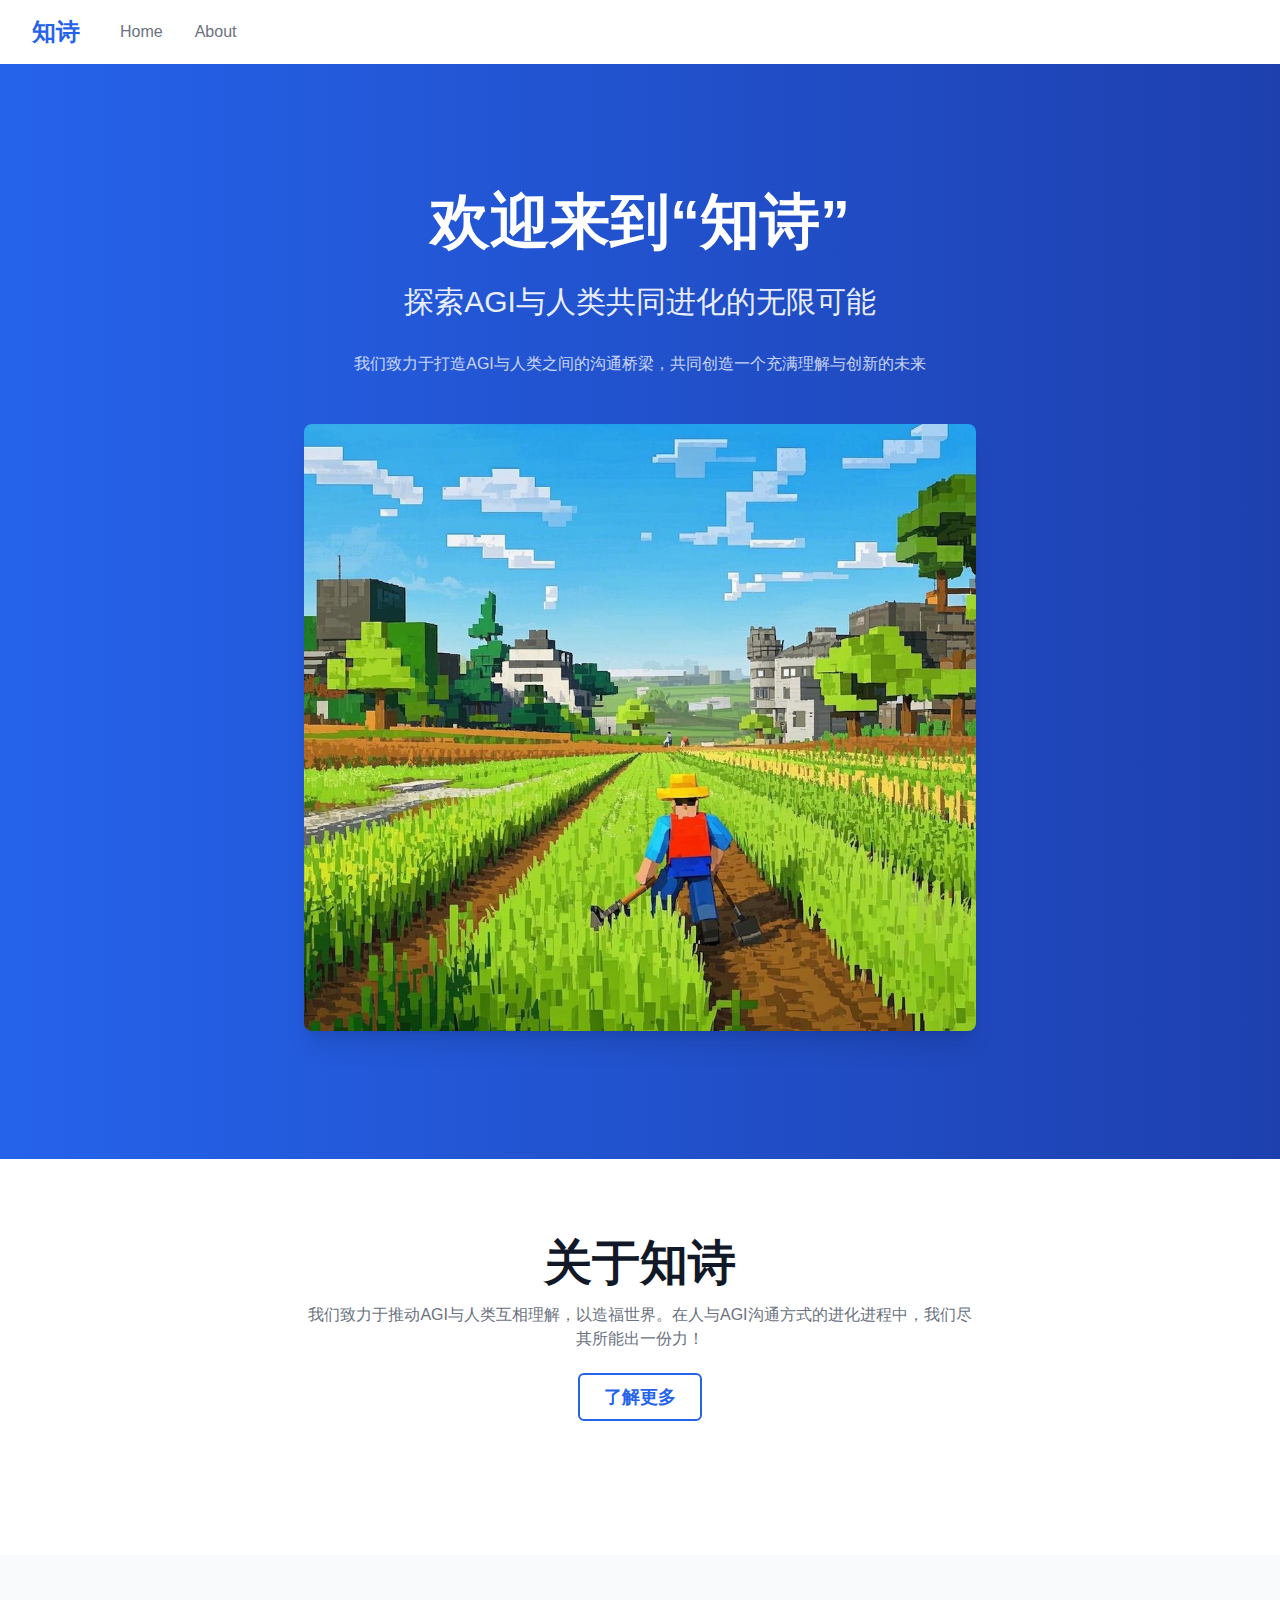
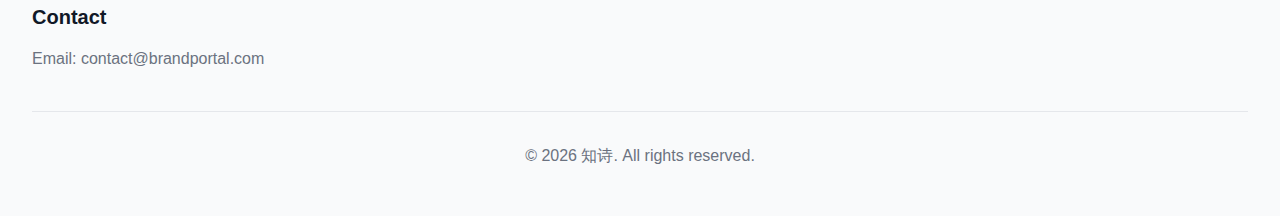
<file: index.html>
<!DOCTYPE html><html lang="en"><head><meta charSet="utf-8"/><meta name="viewport" content="width=device-width, initial-scale=1"/><link rel="preload" href="/_next/static/media/569ce4b8f30dc480-s.p.woff2" as="font" crossorigin="" type="font/woff2"/><link rel="preload" href="/_next/static/media/93f479601ee12b01-s.p.woff2" as="font" crossorigin="" type="font/woff2"/><link rel="preload" as="image" href="/img/farmer_hoeing_their_fields.jpg"/><link rel="stylesheet" href="/_next/static/css/151e572372d9a94d.css" data-precedence="next"/><link rel="preload" as="script" fetchPriority="low" href="/_next/static/chunks/webpack-29ebadaebe2fcb3f.js"/><script src="/_next/static/chunks/4bd1b696-c3f339bc29afdab9.js" async=""></script><script src="/_next/static/chunks/517-949e17734337277a.js" async=""></script><script src="/_next/static/chunks/main-app-4a8ca69db42f730a.js" async=""></script><script src="/_next/static/chunks/359-c85733f2f93cf021.js" async=""></script><script src="/_next/static/chunks/app/page-701eb79db257aec6.js" async=""></script><meta name="next-size-adjust" content=""/><title>Brand Portal - Your Brand Management Solution</title><meta name="description" content="Brand Portal helps businesses manage and grow their brands effectively with comprehensive tools and resources."/><meta property="og:title" content="Brand Portal - Your Brand Management Solution"/><meta property="og:description" content="Brand Portal helps businesses manage and grow their brands effectively."/><meta property="og:image" content="http://localhost:3000/og-image.jpg"/><meta property="og:image:width" content="1200"/><meta property="og:image:height" content="630"/><meta name="twitter:card" content="summary_large_image"/><meta name="twitter:title" content="Brand Portal - Your Brand Management Solution"/><meta name="twitter:description" content="Brand Portal helps businesses manage and grow their brands effectively."/><meta name="twitter:image" content="http://localhost:3000/og-image.jpg"/><meta name="twitter:image:width" content="1200"/><meta name="twitter:image:height" content="630"/><link rel="icon" href="/favicon.ico" type="image/x-icon" sizes="16x16"/><script src="/_next/static/chunks/polyfills-42372ed130431b0a.js" noModule=""></script></head><body class="__variable_4d318d __variable_ea5f4b antialiased"><div class="min-h-screen flex flex-col"><header class="bg-white shadow-sm"><nav class="max-w-7xl mx-auto px-4 sm:px-6 lg:px-8 h-16 flex items-center justify-between"><div class="flex items-center"><a class="text-2xl font-bold text-blue-600" href="/">知诗</a><div class="hidden md:flex ml-10 space-x-8"><a class="text-blue-600 transition-colors duration-200" href="/">Home</a><a class="text-gray-500 hover:text-gray-900 transition-colors duration-200" href="/about">About</a></div></div><div class="flex items-center space-x-4"></div></nav></header><main class="flex-grow"><section class="relative bg-gradient-to-r from-blue-600 to-blue-800 text-white py-20 lg:py-32"><div class="max-w-7xl mx-auto px-4 sm:px-6 lg:px-8"><div class="flex flex-col items-center text-center space-y-12"><div class="space-y-8 max-w-2xl"><h1 class="
        text-4xl md:text-5xl lg:text-6xl
        font-bold
        text-white
        max-w-xl
      ">欢迎来到“知诗”</h1><h4 class="
        text-xl md:text-2xl lg:text-3xl
        font-normal
        text-white
        max-w-xl opacity-90
      ">探索AGI与人类共同进化的无限可能</h4><p class="
        text-base
        font-normal
        text-white
        max-w-xl opacity-75
      ">我们致力于打造AGI与人类之间的沟通桥梁，共同创造一个充满理解与创新的未来</p></div><div class="w-full max-w-2xl"><img alt="Brand Management Platform" width="800" height="600" decoding="async" data-nimg="1" class="rounded-lg shadow-xl w-full" style="color:transparent" src="/img/farmer_hoeing_their_fields.jpg"/></div></div></div></section><section class="py-20 bg-white"><div class="max-w-7xl mx-auto px-4 sm:px-6 lg:px-8"><div class="text-center mb-16"><h2 class="
        text-3xl md:text-4xl lg:text-5xl
        font-bold
        text-gray-900
        mb-4
      ">关于知诗</h2><p class="
        text-base
        font-normal
        text-gray-500
        max-w-2xl mx-auto mb-8
      ">我们致力于推动AGI与人类互相理解，以造福世界。在人与AGI沟通方式的进化进程中，我们尽其所能出一份力！</p><a class="rounded-md font-semibold transition-colors duration-200 border-2 border-blue-600 text-blue-600 hover:bg-blue-50 px-6 py-3 text-lg " href="/about">了解更多</a></div></div></section></main><footer class="bg-gray-50"><div class="max-w-7xl mx-auto px-4 sm:px-6 lg:px-8 py-12"><div class="grid grid-cols-1 md:grid-cols-2 gap-8"><div><h6 class="
        text-base md:text-lg lg:text-xl
        font-bold
        text-gray-900
        mb-4
      ">Contact</h6><p class="
        text-base
        font-normal
        text-gray-500
        mb-2
      ">Email: contact@brandportal.com</p></div></div><div class="mt-8 pt-8 border-t border-gray-200"><p class="
        text-base
        font-normal
        text-gray-500
        text-center
      ">© <!-- -->2025<!-- --> 知诗. All rights reserved.</p></div></div></footer></div><script src="/_next/static/chunks/webpack-29ebadaebe2fcb3f.js" async=""></script><script>(self.__next_f=self.__next_f||[]).push([0])</script><script>self.__next_f.push([1,"1:\"$Sreact.fragment\"\n2:I[5244,[],\"\"]\n3:I[3866,[],\"\"]\n4:I[403,[\"359\",\"static/chunks/359-c85733f2f93cf021.js\",\"974\",\"static/chunks/app/page-701eb79db257aec6.js\"],\"default\"]\n5:I[7970,[\"359\",\"static/chunks/359-c85733f2f93cf021.js\",\"974\",\"static/chunks/app/page-701eb79db257aec6.js\"],\"Image\"]\n6:I[6213,[],\"OutletBoundary\"]\n8:I[6213,[],\"MetadataBoundary\"]\na:I[6213,[],\"ViewportBoundary\"]\nc:I[4835,[],\"\"]\n:HL[\"/_next/static/media/569ce4b8f30dc480-s.p.woff2\",\"font\",{\"crossOrigin\":\"\",\"type\":\"font/woff2\"}]\n:HL[\"/_next/static/media/93f479601ee12b01-s.p.woff2\",\"font\",{\"crossOrigin\":\"\",\"type\":\"font/woff2\"}]\n:HL[\"/_next/static/css/151e572372d9a94d.css\",\"style\"]\n"])</script><script>self.__next_f.push([1,"0:{\"P\":null,\"b\":\"LyQlDjDONz3sD8It3oDIm\",\"p\":\"\",\"c\":[\"\",\"\"],\"i\":false,\"f\":[[[\"\",{\"children\":[\"__PAGE__\",{}]},\"$undefined\",\"$undefined\",true],[\"\",[\"$\",\"$1\",\"c\",{\"children\":[[[\"$\",\"link\",\"0\",{\"rel\":\"stylesheet\",\"href\":\"/_next/static/css/151e572372d9a94d.css\",\"precedence\":\"next\",\"crossOrigin\":\"$undefined\",\"nonce\":\"$undefined\"}]],[\"$\",\"html\",null,{\"lang\":\"en\",\"children\":[\"$\",\"body\",null,{\"className\":\"__variable_4d318d __variable_ea5f4b antialiased\",\"children\":[\"$\",\"$L2\",null,{\"parallelRouterKey\":\"children\",\"segmentPath\":[\"children\"],\"error\":\"$undefined\",\"errorStyles\":\"$undefined\",\"errorScripts\":\"$undefined\",\"template\":[\"$\",\"$L3\",null,{}],\"templateStyles\":\"$undefined\",\"templateScripts\":\"$undefined\",\"notFound\":[[],[[\"$\",\"title\",null,{\"children\":\"404: This page could not be found.\"}],[\"$\",\"div\",null,{\"style\":{\"fontFamily\":\"system-ui,\\\"Segoe UI\\\",Roboto,Helvetica,Arial,sans-serif,\\\"Apple Color Emoji\\\",\\\"Segoe UI Emoji\\\"\",\"height\":\"100vh\",\"textAlign\":\"center\",\"display\":\"flex\",\"flexDirection\":\"column\",\"alignItems\":\"center\",\"justifyContent\":\"center\"},\"children\":[\"$\",\"div\",null,{\"children\":[[\"$\",\"style\",null,{\"dangerouslySetInnerHTML\":{\"__html\":\"body{color:#000;background:#fff;margin:0}.next-error-h1{border-right:1px solid rgba(0,0,0,.3)}@media (prefers-color-scheme:dark){body{color:#fff;background:#000}.next-error-h1{border-right:1px solid rgba(255,255,255,.3)}}\"}}],[\"$\",\"h1\",null,{\"className\":\"next-error-h1\",\"style\":{\"display\":\"inline-block\",\"margin\":\"0 20px 0 0\",\"padding\":\"0 23px 0 0\",\"fontSize\":24,\"fontWeight\":500,\"verticalAlign\":\"top\",\"lineHeight\":\"49px\"},\"children\":404}],[\"$\",\"div\",null,{\"style\":{\"display\":\"inline-block\"},\"children\":[\"$\",\"h2\",null,{\"style\":{\"fontSize\":14,\"fontWeight\":400,\"lineHeight\":\"49px\",\"margin\":0},\"children\":\"This page could not be found.\"}]}]]}]}]]],\"forbidden\":\"$undefined\",\"unauthorized\":\"$undefined\"}]}]}]]}],{\"children\":[\"__PAGE__\",[\"$\",\"$1\",\"c\",{\"children\":[[\"$\",\"$L4\",null,{\"children\":[[\"$\",\"section\",null,{\"className\":\"relative bg-gradient-to-r from-blue-600 to-blue-800 text-white py-20 lg:py-32\",\"children\":[\"$\",\"div\",null,{\"className\":\"max-w-7xl mx-auto px-4 sm:px-6 lg:px-8\",\"children\":[\"$\",\"div\",null,{\"className\":\"flex flex-col items-center text-center space-y-12\",\"children\":[[\"$\",\"div\",null,{\"className\":\"space-y-8 max-w-2xl\",\"children\":[[\"$\",\"h1\",null,{\"className\":\"\\n        text-4xl md:text-5xl lg:text-6xl\\n        font-bold\\n        text-white\\n        max-w-xl\\n      \",\"children\":\"欢迎来到“知诗”\"}],[\"$\",\"h4\",null,{\"className\":\"\\n        text-xl md:text-2xl lg:text-3xl\\n        font-normal\\n        text-white\\n        max-w-xl opacity-90\\n      \",\"children\":\"探索AGI与人类共同进化的无限可能\"}],[\"$\",\"p\",null,{\"className\":\"\\n        text-base\\n        font-normal\\n        text-white\\n        max-w-xl opacity-75\\n      \",\"children\":\"我们致力于打造AGI与人类之间的沟通桥梁，共同创造一个充满理解与创新的未来\"}]]}],[\"$\",\"div\",null,{\"className\":\"w-full max-w-2xl\",\"children\":[\"$\",\"$L5\",null,{\"src\":\"/img/farmer_hoeing_their_fields.jpg\",\"alt\":\"Brand Management Platform\",\"priority\":true,\"className\":\"rounded-lg shadow-xl w-full\",\"width\":800,\"height\":600}]}]]}]}]}],[\"$\",\"section\",null,{\"className\":\"py-20 bg-white\",\"children\":[\"$\",\"div\",null,{\"className\":\"max-w-7xl mx-auto px-4 sm:px-6 lg:px-8\",\"children\":[\"$\",\"div\",null,{\"className\":\"text-center mb-16\",\"children\":[[\"$\",\"h2\",null,{\"className\":\"\\n        text-3xl md:text-4xl lg:text-5xl\\n        font-bold\\n        text-gray-900\\n        mb-4\\n      \",\"children\":\"关于知诗\"}],[\"$\",\"p\",null,{\"className\":\"\\n        text-base\\n        font-normal\\n        text-gray-500\\n        max-w-2xl mx-auto mb-8\\n      \",\"children\":\"我们致力于推动AGI与人类互相理解，以造福世界。在人与AGI沟通方式的进化进程中，我们尽其所能出一份力！\"}],[\"$\",\"a\",null,{\"className\":\"rounded-md font-semibold transition-colors duration-200 border-2 border-blue-600 text-blue-600 hover:bg-blue-50 px-6 py-3 text-lg \",\"onClick\":\"$undefined\",\"href\":\"/about\",\"children\":\"了解更多\"}]]}]}]}]]}],null,[\"$\",\"$L6\",null,{\"children\":\"$L7\"}]]}],{},null,false]},null,false],[\"$\",\"$1\",\"h\",{\"children\":[null,[\"$\",\"$1\",\"689WCcJF9J1tBcCqZi0gt\",{\"children\":[[\"$\",\"$L8\",null,{\"children\":\"$L9\"}],[\"$\",\"$La\",null,{\"children\":\"$Lb\"}],[\"$\",\"meta\",null,{\"name\":\"next-size-adjust\",\"content\":\"\"}]]}]]}],false]],\"m\":\"$undefined\",\"G\":[\"$c\",\"$undefined\"],\"s\":false,\"S\":true}\n"])</script><script>self.__next_f.push([1,"b:[[\"$\",\"meta\",\"0\",{\"name\":\"viewport\",\"content\":\"width=device-width, initial-scale=1\"}]]\n9:[[\"$\",\"meta\",\"0\",{\"charSet\":\"utf-8\"}],[\"$\",\"title\",\"1\",{\"children\":\"Brand Portal - Your Brand Management Solution\"}],[\"$\",\"meta\",\"2\",{\"name\":\"description\",\"content\":\"Brand Portal helps businesses manage and grow their brands effectively with comprehensive tools and resources.\"}],[\"$\",\"meta\",\"3\",{\"property\":\"og:title\",\"content\":\"Brand Portal - Your Brand Management Solution\"}],[\"$\",\"meta\",\"4\",{\"property\":\"og:description\",\"content\":\"Brand Portal helps businesses manage and grow their brands effectively.\"}],[\"$\",\"meta\",\"5\",{\"property\":\"og:image\",\"content\":\"http://localhost:3000/og-image.jpg\"}],[\"$\",\"meta\",\"6\",{\"property\":\"og:image:width\",\"content\":\"1200\"}],[\"$\",\"meta\",\"7\",{\"property\":\"og:image:height\",\"content\":\"630\"}],[\"$\",\"meta\",\"8\",{\"name\":\"twitter:card\",\"content\":\"summary_large_image\"}],[\"$\",\"meta\",\"9\",{\"name\":\"twitter:title\",\"content\":\"Brand Portal - Your Brand Management Solution\"}],[\"$\",\"meta\",\"10\",{\"name\":\"twitter:description\",\"content\":\"Brand Portal helps businesses manage and grow their brands effectively.\"}],[\"$\",\"meta\",\"11\",{\"name\":\"twitter:image\",\"content\":\"http://localhost:3000/og-image.jpg\"}],[\"$\",\"meta\",\"12\",{\"name\":\"twitter:image:width\",\"content\":\"1200\"}],[\"$\",\"meta\",\"13\",{\"name\":\"twitter:image:height\",\"content\":\"630\"}],[\"$\",\"link\",\"14\",{\"rel\":\"icon\",\"href\":\"/favicon.ico\",\"type\":\"image/x-icon\",\"sizes\":\"16x16\"}]]\n"])</script><script>self.__next_f.push([1,"7:null\n"])</script></body></html>
</file>
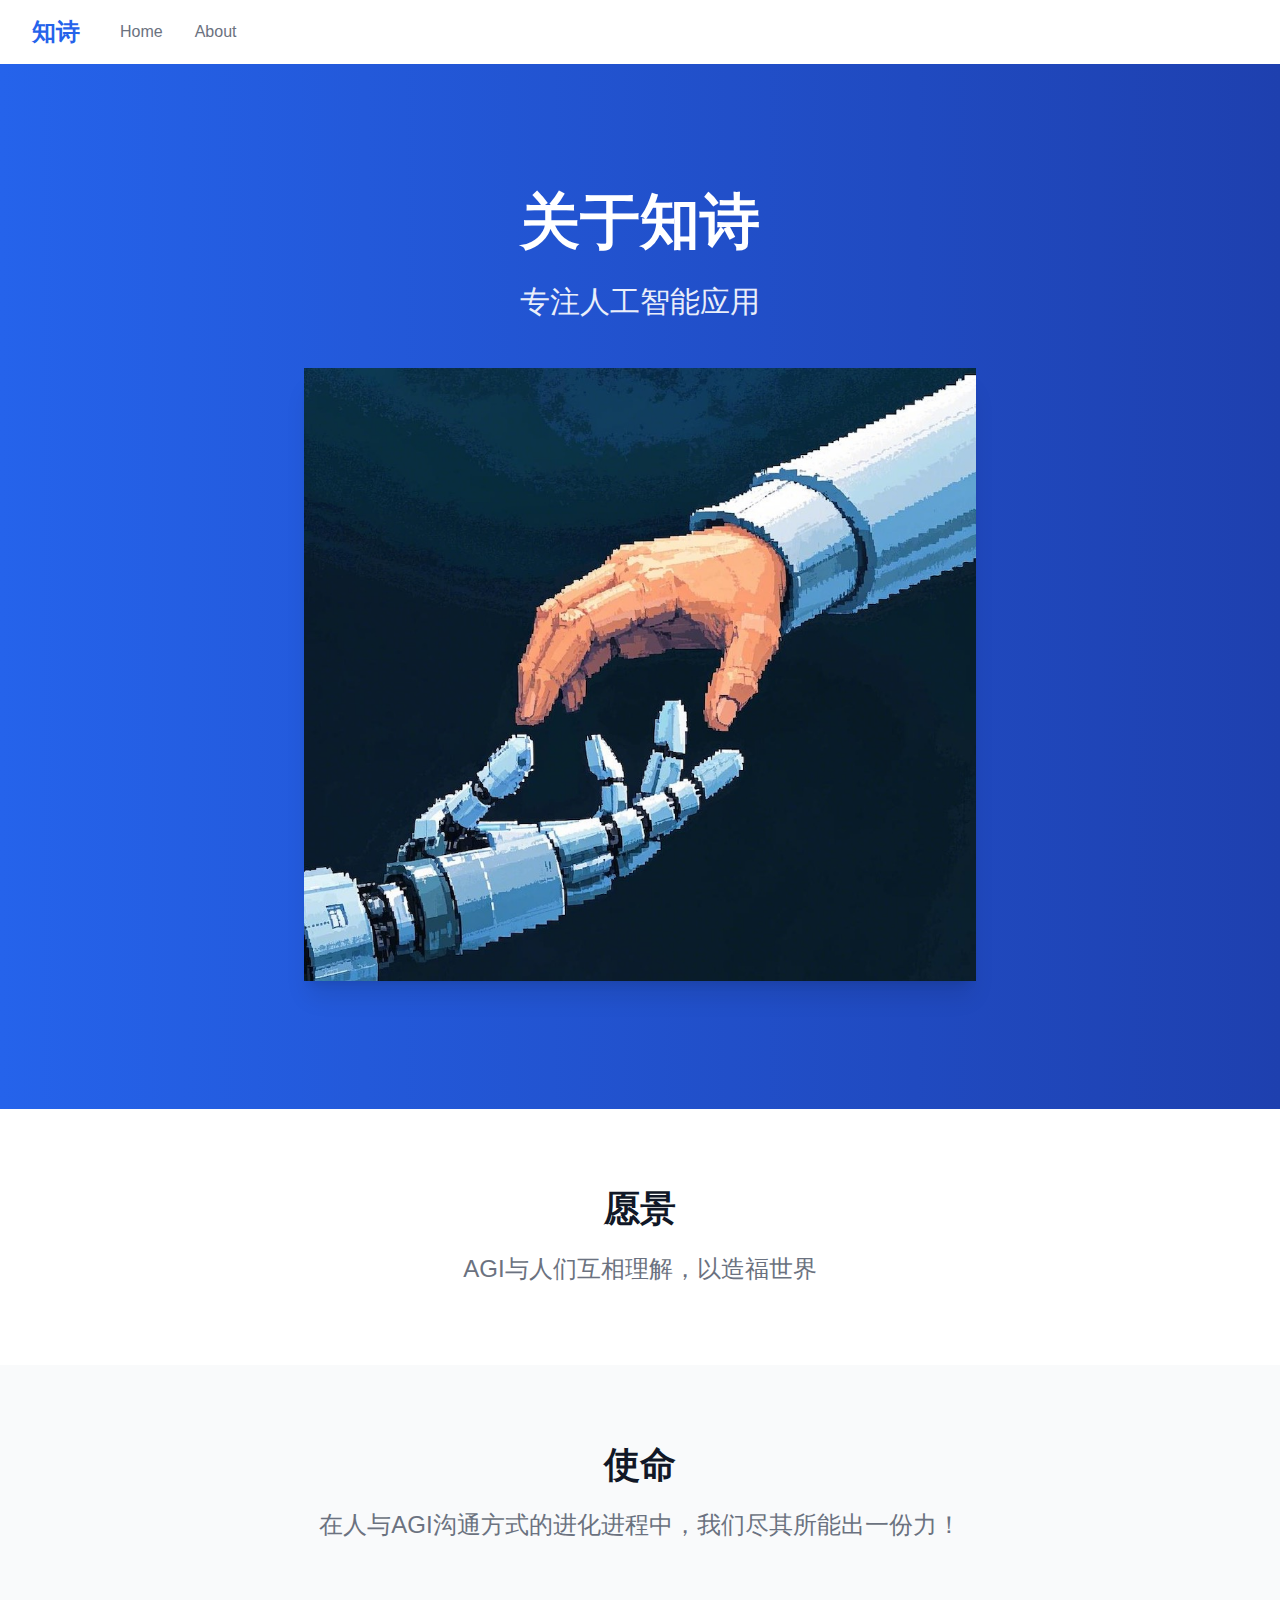
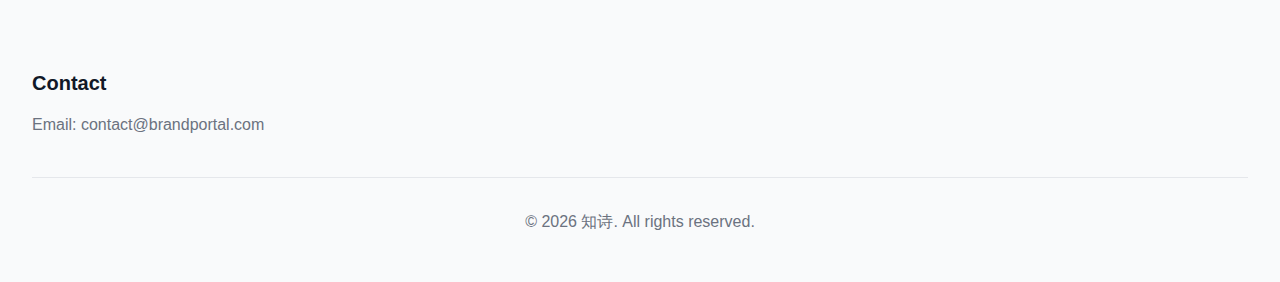
<file: about.html>
<!DOCTYPE html><html lang="en"><head><meta charSet="utf-8"/><meta name="viewport" content="width=device-width, initial-scale=1"/><link rel="preload" href="/_next/static/media/569ce4b8f30dc480-s.p.woff2" as="font" crossorigin="" type="font/woff2"/><link rel="preload" href="/_next/static/media/93f479601ee12b01-s.p.woff2" as="font" crossorigin="" type="font/woff2"/><link rel="preload" as="image" href="/img/shake.jpg"/><link rel="stylesheet" href="/_next/static/css/151e572372d9a94d.css" data-precedence="next"/><link rel="preload" as="script" fetchPriority="low" href="/_next/static/chunks/webpack-29ebadaebe2fcb3f.js"/><script src="/_next/static/chunks/4bd1b696-c3f339bc29afdab9.js" async=""></script><script src="/_next/static/chunks/517-949e17734337277a.js" async=""></script><script src="/_next/static/chunks/main-app-4a8ca69db42f730a.js" async=""></script><script src="/_next/static/chunks/359-c85733f2f93cf021.js" async=""></script><script src="/_next/static/chunks/app/about/page-2dd5dd9864d821eb.js" async=""></script><meta name="next-size-adjust" content=""/><title>关于知诗 - AI应用创新企业</title><meta name="description" content="知诗是一家致力于推动AGI与人类互相理解的人工智能应用公司。"/><link rel="icon" href="/favicon.ico" type="image/x-icon" sizes="16x16"/><script src="/_next/static/chunks/polyfills-42372ed130431b0a.js" noModule=""></script></head><body class="__variable_4d318d __variable_ea5f4b antialiased"><div class="min-h-screen flex flex-col"><header class="bg-white shadow-sm"><nav class="max-w-7xl mx-auto px-4 sm:px-6 lg:px-8 h-16 flex items-center justify-between"><div class="flex items-center"><a class="text-2xl font-bold text-blue-600" href="/">知诗</a><div class="hidden md:flex ml-10 space-x-8"><a class="text-gray-500 hover:text-gray-900 transition-colors duration-200" href="/">Home</a><a class="text-blue-600 transition-colors duration-200" href="/about">About</a></div></div><div class="flex items-center space-x-4"></div></nav></header><main class="flex-grow"><section class="relative bg-gradient-to-r from-blue-600 to-blue-800 text-white py-20 lg:py-32"><div class="max-w-7xl mx-auto px-4 sm:px-6 lg:px-8"><div class="flex flex-col items-center text-center space-y-12"><div class="space-y-8 max-w-2xl"><h1 class="
        text-4xl md:text-5xl lg:text-6xl
        font-bold
        text-white
        mb-6
      ">关于知诗</h1><h4 class="
        text-xl md:text-2xl lg:text-3xl
        font-normal
        text-white
        opacity-90
      ">专注人工智能应用</h4></div><div class="w-full max-w-2xl"><div class="relative rounded-lg shadow-xl w-full"><img alt="AGI与人类握手" width="800" height="600" decoding="async" data-nimg="1" class="w-full h-full object-cover" style="color:transparent" src="/img/shake.jpg"/></div></div></div></div></section><section class="py-20 bg-white"><div class="max-w-7xl mx-auto px-4 sm:px-6 lg:px-8"><div class="max-w-3xl mx-auto space-y-6"><h3 class="
        text-2xl md:text-3xl lg:text-4xl
        font-bold
        text-gray-900
        text-blue-600 text-center
      ">愿景</h3><h5 class="
        text-lg md:text-xl lg:text-2xl
        font-normal
        text-gray-500
        leading-relaxed text-center
      ">AGI与人们互相理解，以造福世界</h5></div></div></section><section class="py-20 bg-gray-50"><div class="max-w-7xl mx-auto px-4 sm:px-6 lg:px-8"><div class="max-w-3xl mx-auto space-y-6"><h3 class="
        text-2xl md:text-3xl lg:text-4xl
        font-bold
        text-gray-900
        text-blue-600 text-center
      ">使命</h3><h5 class="
        text-lg md:text-xl lg:text-2xl
        font-normal
        text-gray-500
        leading-relaxed text-center
      ">在人与AGI沟通方式的进化进程中，我们尽其所能出一份力！</h5></div></div></section></main><footer class="bg-gray-50"><div class="max-w-7xl mx-auto px-4 sm:px-6 lg:px-8 py-12"><div class="grid grid-cols-1 md:grid-cols-2 gap-8"><div><h6 class="
        text-base md:text-lg lg:text-xl
        font-bold
        text-gray-900
        mb-4
      ">Contact</h6><p class="
        text-base
        font-normal
        text-gray-500
        mb-2
      ">Email: contact@brandportal.com</p></div></div><div class="mt-8 pt-8 border-t border-gray-200"><p class="
        text-base
        font-normal
        text-gray-500
        text-center
      ">© <!-- -->2025<!-- --> 知诗. All rights reserved.</p></div></div></footer></div><script src="/_next/static/chunks/webpack-29ebadaebe2fcb3f.js" async=""></script><script>(self.__next_f=self.__next_f||[]).push([0])</script><script>self.__next_f.push([1,"1:\"$Sreact.fragment\"\n2:I[5244,[],\"\"]\n3:I[3866,[],\"\"]\n4:I[403,[\"359\",\"static/chunks/359-c85733f2f93cf021.js\",\"220\",\"static/chunks/app/about/page-2dd5dd9864d821eb.js\"],\"default\"]\n5:I[7970,[\"359\",\"static/chunks/359-c85733f2f93cf021.js\",\"220\",\"static/chunks/app/about/page-2dd5dd9864d821eb.js\"],\"Image\"]\n6:I[6213,[],\"OutletBoundary\"]\n8:I[6213,[],\"MetadataBoundary\"]\na:I[6213,[],\"ViewportBoundary\"]\nc:I[4835,[],\"\"]\n:HL[\"/_next/static/media/569ce4b8f30dc480-s.p.woff2\",\"font\",{\"crossOrigin\":\"\",\"type\":\"font/woff2\"}]\n:HL[\"/_next/static/media/93f479601ee12b01-s.p.woff2\",\"font\",{\"crossOrigin\":\"\",\"type\":\"font/woff2\"}]\n:HL[\"/_next/static/css/151e572372d9a94d.css\",\"style\"]\n"])</script><script>self.__next_f.push([1,"0:{\"P\":null,\"b\":\"LyQlDjDONz3sD8It3oDIm\",\"p\":\"\",\"c\":[\"\",\"about\"],\"i\":false,\"f\":[[[\"\",{\"children\":[\"about\",{\"children\":[\"__PAGE__\",{}]}]},\"$undefined\",\"$undefined\",true],[\"\",[\"$\",\"$1\",\"c\",{\"children\":[[[\"$\",\"link\",\"0\",{\"rel\":\"stylesheet\",\"href\":\"/_next/static/css/151e572372d9a94d.css\",\"precedence\":\"next\",\"crossOrigin\":\"$undefined\",\"nonce\":\"$undefined\"}]],[\"$\",\"html\",null,{\"lang\":\"en\",\"children\":[\"$\",\"body\",null,{\"className\":\"__variable_4d318d __variable_ea5f4b antialiased\",\"children\":[\"$\",\"$L2\",null,{\"parallelRouterKey\":\"children\",\"segmentPath\":[\"children\"],\"error\":\"$undefined\",\"errorStyles\":\"$undefined\",\"errorScripts\":\"$undefined\",\"template\":[\"$\",\"$L3\",null,{}],\"templateStyles\":\"$undefined\",\"templateScripts\":\"$undefined\",\"notFound\":[[],[[\"$\",\"title\",null,{\"children\":\"404: This page could not be found.\"}],[\"$\",\"div\",null,{\"style\":{\"fontFamily\":\"system-ui,\\\"Segoe UI\\\",Roboto,Helvetica,Arial,sans-serif,\\\"Apple Color Emoji\\\",\\\"Segoe UI Emoji\\\"\",\"height\":\"100vh\",\"textAlign\":\"center\",\"display\":\"flex\",\"flexDirection\":\"column\",\"alignItems\":\"center\",\"justifyContent\":\"center\"},\"children\":[\"$\",\"div\",null,{\"children\":[[\"$\",\"style\",null,{\"dangerouslySetInnerHTML\":{\"__html\":\"body{color:#000;background:#fff;margin:0}.next-error-h1{border-right:1px solid rgba(0,0,0,.3)}@media (prefers-color-scheme:dark){body{color:#fff;background:#000}.next-error-h1{border-right:1px solid rgba(255,255,255,.3)}}\"}}],[\"$\",\"h1\",null,{\"className\":\"next-error-h1\",\"style\":{\"display\":\"inline-block\",\"margin\":\"0 20px 0 0\",\"padding\":\"0 23px 0 0\",\"fontSize\":24,\"fontWeight\":500,\"verticalAlign\":\"top\",\"lineHeight\":\"49px\"},\"children\":404}],[\"$\",\"div\",null,{\"style\":{\"display\":\"inline-block\"},\"children\":[\"$\",\"h2\",null,{\"style\":{\"fontSize\":14,\"fontWeight\":400,\"lineHeight\":\"49px\",\"margin\":0},\"children\":\"This page could not be found.\"}]}]]}]}]]],\"forbidden\":\"$undefined\",\"unauthorized\":\"$undefined\"}]}]}]]}],{\"children\":[\"about\",[\"$\",\"$1\",\"c\",{\"children\":[null,[\"$\",\"$L2\",null,{\"parallelRouterKey\":\"children\",\"segmentPath\":[\"children\",\"about\",\"children\"],\"error\":\"$undefined\",\"errorStyles\":\"$undefined\",\"errorScripts\":\"$undefined\",\"template\":[\"$\",\"$L3\",null,{}],\"templateStyles\":\"$undefined\",\"templateScripts\":\"$undefined\",\"notFound\":\"$undefined\",\"forbidden\":\"$undefined\",\"unauthorized\":\"$undefined\"}]]}],{\"children\":[\"__PAGE__\",[\"$\",\"$1\",\"c\",{\"children\":[[\"$\",\"$L4\",null,{\"children\":[[\"$\",\"section\",null,{\"className\":\"relative bg-gradient-to-r from-blue-600 to-blue-800 text-white py-20 lg:py-32\",\"children\":[\"$\",\"div\",null,{\"className\":\"max-w-7xl mx-auto px-4 sm:px-6 lg:px-8\",\"children\":[\"$\",\"div\",null,{\"className\":\"flex flex-col items-center text-center space-y-12\",\"children\":[[\"$\",\"div\",null,{\"className\":\"space-y-8 max-w-2xl\",\"children\":[[\"$\",\"h1\",null,{\"className\":\"\\n        text-4xl md:text-5xl lg:text-6xl\\n        font-bold\\n        text-white\\n        mb-6\\n      \",\"children\":\"关于知诗\"}],[\"$\",\"h4\",null,{\"className\":\"\\n        text-xl md:text-2xl lg:text-3xl\\n        font-normal\\n        text-white\\n        opacity-90\\n      \",\"children\":\"专注人工智能应用\"}]]}],[\"$\",\"div\",null,{\"className\":\"w-full max-w-2xl\",\"children\":[\"$\",\"div\",null,{\"className\":\"relative rounded-lg shadow-xl w-full\",\"children\":[\"$\",\"$L5\",null,{\"src\":\"/img/shake.jpg\",\"alt\":\"AGI与人类握手\",\"width\":800,\"height\":600,\"priority\":true,\"quality\":75,\"className\":\"w-full h-full object-cover\",\"sizes\":\"(max-width: 768px) 100vw, (max-width: 1200px) 50vw, 33vw\"}]}]}]]}]}]}],[\"$\",\"section\",null,{\"className\":\"py-20 bg-white\",\"children\":[\"$\",\"div\",null,{\"className\":\"max-w-7xl mx-auto px-4 sm:px-6 lg:px-8\",\"children\":[\"$\",\"div\",null,{\"className\":\"max-w-3xl mx-auto space-y-6\",\"children\":[[\"$\",\"h3\",null,{\"className\":\"\\n        text-2xl md:text-3xl lg:text-4xl\\n        font-bold\\n        text-gray-900\\n        text-blue-600 text-center\\n      \",\"children\":\"愿景\"}],[\"$\",\"h5\",null,{\"className\":\"\\n        text-lg md:text-xl lg:text-2xl\\n        font-normal\\n        text-gray-500\\n        leading-relaxed text-center\\n      \",\"children\":\"AGI与人们互相理解，以造福世界\"}]]}]}]}],[\"$\",\"section\",null,{\"className\":\"py-20 bg-gray-50\",\"children\":[\"$\",\"div\",null,{\"className\":\"max-w-7xl mx-auto px-4 sm:px-6 lg:px-8\",\"children\":[\"$\",\"div\",null,{\"className\":\"max-w-3xl mx-auto space-y-6\",\"children\":[[\"$\",\"h3\",null,{\"className\":\"\\n        text-2xl md:text-3xl lg:text-4xl\\n        font-bold\\n        text-gray-900\\n        text-blue-600 text-center\\n      \",\"children\":\"使命\"}],[\"$\",\"h5\",null,{\"className\":\"\\n        text-lg md:text-xl lg:text-2xl\\n        font-normal\\n        text-gray-500\\n        leading-relaxed text-center\\n      \",\"children\":\"在人与AGI沟通方式的进化进程中，我们尽其所能出一份力！\"}]]}]}]}]]}],null,[\"$\",\"$L6\",null,{\"children\":\"$L7\"}]]}],{},null,false]},null,false]},null,false],[\"$\",\"$1\",\"h\",{\"children\":[null,[\"$\",\"$1\",\"lpg-e7pNGiSBt5giaMr0H\",{\"children\":[[\"$\",\"$L8\",null,{\"children\":\"$L9\"}],[\"$\",\"$La\",null,{\"children\":\"$Lb\"}],[\"$\",\"meta\",null,{\"name\":\"next-size-adjust\",\"content\":\"\"}]]}]]}],false]],\"m\":\"$undefined\",\"G\":[\"$c\",\"$undefined\"],\"s\":false,\"S\":true}\n"])</script><script>self.__next_f.push([1,"b:[[\"$\",\"meta\",\"0\",{\"name\":\"viewport\",\"content\":\"width=device-width, initial-scale=1\"}]]\n9:[[\"$\",\"meta\",\"0\",{\"charSet\":\"utf-8\"}],[\"$\",\"title\",\"1\",{\"children\":\"关于知诗 - AI应用创新企业\"}],[\"$\",\"meta\",\"2\",{\"name\":\"description\",\"content\":\"知诗是一家致力于推动AGI与人类互相理解的人工智能应用公司。\"}],[\"$\",\"link\",\"3\",{\"rel\":\"icon\",\"href\":\"/favicon.ico\",\"type\":\"image/x-icon\",\"sizes\":\"16x16\"}]]\n"])</script><script>self.__next_f.push([1,"7:null\n"])</script></body></html>
</file>
<file: _next/static/css/151e572372d9a94d.css>
@font-face{font-family:Geist;font-style:normal;font-weight:100 900;font-display:swap;src:url(/_next/static/media/ba015fad6dcf6784-s.woff2) format("woff2");unicode-range:u+0100-02ba,u+02bd-02c5,u+02c7-02cc,u+02ce-02d7,u+02dd-02ff,u+0304,u+0308,u+0329,u+1d00-1dbf,u+1e00-1e9f,u+1ef2-1eff,u+2020,u+20a0-20ab,u+20ad-20c0,u+2113,u+2c60-2c7f,u+a720-a7ff}@font-face{font-family:Geist;font-style:normal;font-weight:100 900;font-display:swap;src:url(/_next/static/media/569ce4b8f30dc480-s.p.woff2) format("woff2");unicode-range:u+00??,u+0131,u+0152-0153,u+02bb-02bc,u+02c6,u+02da,u+02dc,u+0304,u+0308,u+0329,u+2000-206f,u+20ac,u+2122,u+2191,u+2193,u+2212,u+2215,u+feff,u+fffd}@font-face{font-family:Geist Fallback;src:local("Arial");ascent-override:95.94%;descent-override:28.16%;line-gap-override:0.00%;size-adjust:104.76%}.__className_4d318d{font-family:Geist,Geist Fallback;font-style:normal}.__variable_4d318d{--font-geist-sans:"Geist","Geist Fallback"}@font-face{font-family:Geist Mono;font-style:normal;font-weight:100 900;font-display:swap;src:url(/_next/static/media/747892c23ea88013-s.woff2) format("woff2");unicode-range:u+0100-02ba,u+02bd-02c5,u+02c7-02cc,u+02ce-02d7,u+02dd-02ff,u+0304,u+0308,u+0329,u+1d00-1dbf,u+1e00-1e9f,u+1ef2-1eff,u+2020,u+20a0-20ab,u+20ad-20c0,u+2113,u+2c60-2c7f,u+a720-a7ff}@font-face{font-family:Geist Mono;font-style:normal;font-weight:100 900;font-display:swap;src:url(/_next/static/media/93f479601ee12b01-s.p.woff2) format("woff2");unicode-range:u+00??,u+0131,u+0152-0153,u+02bb-02bc,u+02c6,u+02da,u+02dc,u+0304,u+0308,u+0329,u+2000-206f,u+20ac,u+2122,u+2191,u+2193,u+2212,u+2215,u+feff,u+fffd}@font-face{font-family:Geist Mono Fallback;src:local("Arial");ascent-override:74.67%;descent-override:21.92%;line-gap-override:0.00%;size-adjust:134.59%}.__className_ea5f4b{font-family:Geist Mono,Geist Mono Fallback;font-style:normal}.__variable_ea5f4b{--font-geist-mono:"Geist Mono","Geist Mono Fallback"}*,:after,:before{--tw-border-spacing-x:0;--tw-border-spacing-y:0;--tw-translate-x:0;--tw-translate-y:0;--tw-rotate:0;--tw-skew-x:0;--tw-skew-y:0;--tw-scale-x:1;--tw-scale-y:1;--tw-pan-x: ;--tw-pan-y: ;--tw-pinch-zoom: ;--tw-scroll-snap-strictness:proximity;--tw-gradient-from-position: ;--tw-gradient-via-position: ;--tw-gradient-to-position: ;--tw-ordinal: ;--tw-slashed-zero: ;--tw-numeric-figure: ;--tw-numeric-spacing: ;--tw-numeric-fraction: ;--tw-ring-inset: ;--tw-ring-offset-width:0px;--tw-ring-offset-color:#fff;--tw-ring-color:rgba(59,130,246,.5);--tw-ring-offset-shadow:0 0 #0000;--tw-ring-shadow:0 0 #0000;--tw-shadow:0 0 #0000;--tw-shadow-colored:0 0 #0000;--tw-blur: ;--tw-brightness: ;--tw-contrast: ;--tw-grayscale: ;--tw-hue-rotate: ;--tw-invert: ;--tw-saturate: ;--tw-sepia: ;--tw-drop-shadow: ;--tw-backdrop-blur: ;--tw-backdrop-brightness: ;--tw-backdrop-contrast: ;--tw-backdrop-grayscale: ;--tw-backdrop-hue-rotate: ;--tw-backdrop-invert: ;--tw-backdrop-opacity: ;--tw-backdrop-saturate: ;--tw-backdrop-sepia: ;--tw-contain-size: ;--tw-contain-layout: ;--tw-contain-paint: ;--tw-contain-style: }::backdrop{--tw-border-spacing-x:0;--tw-border-spacing-y:0;--tw-translate-x:0;--tw-translate-y:0;--tw-rotate:0;--tw-skew-x:0;--tw-skew-y:0;--tw-scale-x:1;--tw-scale-y:1;--tw-pan-x: ;--tw-pan-y: ;--tw-pinch-zoom: ;--tw-scroll-snap-strictness:proximity;--tw-gradient-from-position: ;--tw-gradient-via-position: ;--tw-gradient-to-position: ;--tw-ordinal: ;--tw-slashed-zero: ;--tw-numeric-figure: ;--tw-numeric-spacing: ;--tw-numeric-fraction: ;--tw-ring-inset: ;--tw-ring-offset-width:0px;--tw-ring-offset-color:#fff;--tw-ring-color:rgba(59,130,246,.5);--tw-ring-offset-shadow:0 0 #0000;--tw-ring-shadow:0 0 #0000;--tw-shadow:0 0 #0000;--tw-shadow-colored:0 0 #0000;--tw-blur: ;--tw-brightness: ;--tw-contrast: ;--tw-grayscale: ;--tw-hue-rotate: ;--tw-invert: ;--tw-saturate: ;--tw-sepia: ;--tw-drop-shadow: ;--tw-backdrop-blur: ;--tw-backdrop-brightness: ;--tw-backdrop-contrast: ;--tw-backdrop-grayscale: ;--tw-backdrop-hue-rotate: ;--tw-backdrop-invert: ;--tw-backdrop-opacity: ;--tw-backdrop-saturate: ;--tw-backdrop-sepia: ;--tw-contain-size: ;--tw-contain-layout: ;--tw-contain-paint: ;--tw-contain-style: }/*
! tailwindcss v3.4.17 | MIT License | https://tailwindcss.com
*/*,:after,:before{box-sizing:border-box;border:0 solid #e5e7eb}:after,:before{--tw-content:""}:host,html{line-height:1.5;-webkit-text-size-adjust:100%;-moz-tab-size:4;tab-size:4;font-family:ui-sans-serif,system-ui,sans-serif,Apple Color Emoji,Segoe UI Emoji,Segoe UI Symbol,Noto Color Emoji;font-feature-settings:normal;font-variation-settings:normal;-webkit-tap-highlight-color:transparent}body{margin:0;line-height:inherit}hr{height:0;color:inherit;border-top-width:1px}abbr:where([title]){text-decoration:underline dotted}h1,h2,h3,h4,h5,h6{font-size:inherit;font-weight:inherit}a{color:inherit;text-decoration:inherit}b,strong{font-weight:bolder}code,kbd,pre,samp{font-family:ui-monospace,SFMono-Regular,Menlo,Monaco,Consolas,Liberation Mono,Courier New,monospace;font-feature-settings:normal;font-variation-settings:normal;font-size:1em}small{font-size:80%}sub,sup{font-size:75%;line-height:0;position:relative;vertical-align:baseline}sub{bottom:-.25em}sup{top:-.5em}table{text-indent:0;border-color:inherit;border-collapse:collapse}button,input,optgroup,select,textarea{font-family:inherit;font-feature-settings:inherit;font-variation-settings:inherit;font-size:100%;font-weight:inherit;line-height:inherit;letter-spacing:inherit;color:inherit;margin:0;padding:0}button,select{text-transform:none}button,input:where([type=button]),input:where([type=reset]),input:where([type=submit]){-webkit-appearance:button;background-color:transparent;background-image:none}:-moz-focusring{outline:auto}:-moz-ui-invalid{box-shadow:none}progress{vertical-align:baseline}::-webkit-inner-spin-button,::-webkit-outer-spin-button{height:auto}[type=search]{-webkit-appearance:textfield;outline-offset:-2px}::-webkit-search-decoration{-webkit-appearance:none}::-webkit-file-upload-button{-webkit-appearance:button;font:inherit}summary{display:list-item}blockquote,dd,dl,figure,h1,h2,h3,h4,h5,h6,hr,p,pre{margin:0}fieldset{margin:0}fieldset,legend{padding:0}menu,ol,ul{list-style:none;margin:0;padding:0}dialog{padding:0}textarea{resize:vertical}input::placeholder,textarea::placeholder{opacity:1;color:#9ca3af}[role=button],button{cursor:pointer}:disabled{cursor:default}audio,canvas,embed,iframe,img,object,svg,video{display:block;vertical-align:middle}img,video{max-width:100%;height:auto}[hidden]:where(:not([hidden=until-found])){display:none}.relative{position:relative}.mx-auto{margin-left:auto;margin-right:auto}.mb-16{margin-bottom:4rem}.mb-2{margin-bottom:.5rem}.mb-4{margin-bottom:1rem}.mb-6{margin-bottom:1.5rem}.mb-8{margin-bottom:2rem}.ml-1{margin-left:.25rem}.ml-10{margin-left:2.5rem}.mt-8{margin-top:2rem}.flex{display:flex}.grid{display:grid}.hidden{display:none}.h-16{height:4rem}.h-full{height:100%}.min-h-screen{min-height:100vh}.w-full{width:100%}.max-w-2xl{max-width:42rem}.max-w-3xl{max-width:48rem}.max-w-7xl{max-width:80rem}.max-w-xl{max-width:36rem}.flex-grow,.grow{flex-grow:1}.grid-cols-1{grid-template-columns:repeat(1,minmax(0,1fr))}.flex-col{flex-direction:column}.items-center{align-items:center}.justify-between{justify-content:space-between}.gap-1{gap:.25rem}.gap-8{gap:2rem}.space-x-4>:not([hidden])~:not([hidden]){--tw-space-x-reverse:0;margin-right:calc(1rem * var(--tw-space-x-reverse));margin-left:calc(1rem * calc(1 - var(--tw-space-x-reverse)))}.space-x-8>:not([hidden])~:not([hidden]){--tw-space-x-reverse:0;margin-right:calc(2rem * var(--tw-space-x-reverse));margin-left:calc(2rem * calc(1 - var(--tw-space-x-reverse)))}.space-y-12>:not([hidden])~:not([hidden]){--tw-space-y-reverse:0;margin-top:calc(3rem * calc(1 - var(--tw-space-y-reverse)));margin-bottom:calc(3rem * var(--tw-space-y-reverse))}.space-y-6>:not([hidden])~:not([hidden]){--tw-space-y-reverse:0;margin-top:calc(1.5rem * calc(1 - var(--tw-space-y-reverse)));margin-bottom:calc(1.5rem * var(--tw-space-y-reverse))}.space-y-8>:not([hidden])~:not([hidden]){--tw-space-y-reverse:0;margin-top:calc(2rem * calc(1 - var(--tw-space-y-reverse)));margin-bottom:calc(2rem * var(--tw-space-y-reverse))}.rounded-lg{border-radius:.5rem}.rounded-md{border-radius:.375rem}.border{border-width:1px}.border-2{border-width:2px}.border-t{border-top-width:1px}.border-blue-600{--tw-border-opacity:1;border-color:rgb(37 99 235/var(--tw-border-opacity,1))}.border-gray-200{--tw-border-opacity:1;border-color:rgb(229 231 235/var(--tw-border-opacity,1))}.border-gray-300{--tw-border-opacity:1;border-color:rgb(209 213 219/var(--tw-border-opacity,1))}.border-red-500{--tw-border-opacity:1;border-color:rgb(239 68 68/var(--tw-border-opacity,1))}.bg-blue-600{--tw-bg-opacity:1;background-color:rgb(37 99 235/var(--tw-bg-opacity,1))}.bg-gray-50{--tw-bg-opacity:1;background-color:rgb(249 250 251/var(--tw-bg-opacity,1))}.bg-gray-600{--tw-bg-opacity:1;background-color:rgb(75 85 99/var(--tw-bg-opacity,1))}.bg-white{--tw-bg-opacity:1;background-color:rgb(255 255 255/var(--tw-bg-opacity,1))}.bg-gradient-to-r{background-image:linear-gradient(to right,var(--tw-gradient-stops))}.from-blue-600{--tw-gradient-from:#2563eb var(--tw-gradient-from-position);--tw-gradient-to:rgba(37,99,235,0) var(--tw-gradient-to-position);--tw-gradient-stops:var(--tw-gradient-from),var(--tw-gradient-to)}.to-blue-800{--tw-gradient-to:#1e40af var(--tw-gradient-to-position)}.p-3{padding:.75rem}.p-5{padding:1.25rem}.p-8{padding:2rem}.px-3{padding-left:.75rem;padding-right:.75rem}.px-4{padding-left:1rem;padding-right:1rem}.px-6{padding-left:1.5rem;padding-right:1.5rem}.py-1{padding-top:.25rem;padding-bottom:.25rem}.py-12{padding-top:3rem;padding-bottom:3rem}.py-2{padding-top:.5rem;padding-bottom:.5rem}.py-20{padding-top:5rem;padding-bottom:5rem}.py-3{padding-top:.75rem;padding-bottom:.75rem}.pt-8{padding-top:2rem}.text-center{text-align:center}.text-2xl{font-size:1.5rem;line-height:2rem}.text-3xl{font-size:1.875rem;line-height:2.25rem}.text-4xl{font-size:2.25rem;line-height:2.5rem}.text-base{font-size:1rem;line-height:1.5rem}.text-lg{font-size:1.125rem;line-height:1.75rem}.text-sm{font-size:.875rem;line-height:1.25rem}.text-xl{font-size:1.25rem;line-height:1.75rem}.font-bold{font-weight:700}.font-medium{font-weight:500}.font-normal{font-weight:400}.font-semibold{font-weight:600}.leading-relaxed{line-height:1.625}.text-blue-600{--tw-text-opacity:1;color:rgb(37 99 235/var(--tw-text-opacity,1))}.text-gray-500{--tw-text-opacity:1;color:rgb(107 114 128/var(--tw-text-opacity,1))}.text-gray-700{--tw-text-opacity:1;color:rgb(55 65 81/var(--tw-text-opacity,1))}.text-gray-900{--tw-text-opacity:1;color:rgb(17 24 39/var(--tw-text-opacity,1))}.text-red-500{--tw-text-opacity:1;color:rgb(239 68 68/var(--tw-text-opacity,1))}.text-white{--tw-text-opacity:1;color:rgb(255 255 255/var(--tw-text-opacity,1))}.antialiased{-webkit-font-smoothing:antialiased;-moz-osx-font-smoothing:grayscale}.opacity-75{opacity:.75}.opacity-90{opacity:.9}.shadow{--tw-shadow:0 1px 3px 0 rgba(0,0,0,.1),0 1px 2px -1px rgba(0,0,0,.1);--tw-shadow-colored:0 1px 3px 0 var(--tw-shadow-color),0 1px 2px -1px var(--tw-shadow-color)}.shadow,.shadow-lg{box-shadow:var(--tw-ring-offset-shadow,0 0 #0000),var(--tw-ring-shadow,0 0 #0000),var(--tw-shadow)}.shadow-lg{--tw-shadow:0 10px 15px -3px rgba(0,0,0,.1),0 4px 6px -4px rgba(0,0,0,.1);--tw-shadow-colored:0 10px 15px -3px var(--tw-shadow-color),0 4px 6px -4px var(--tw-shadow-color)}.shadow-md{--tw-shadow:0 4px 6px -1px rgba(0,0,0,.1),0 2px 4px -2px rgba(0,0,0,.1);--tw-shadow-colored:0 4px 6px -1px var(--tw-shadow-color),0 2px 4px -2px var(--tw-shadow-color)}.shadow-md,.shadow-sm{box-shadow:var(--tw-ring-offset-shadow,0 0 #0000),var(--tw-ring-shadow,0 0 #0000),var(--tw-shadow)}.shadow-sm{--tw-shadow:0 1px 2px 0 rgba(0,0,0,.05);--tw-shadow-colored:0 1px 2px 0 var(--tw-shadow-color)}.shadow-xl{--tw-shadow:0 20px 25px -5px rgba(0,0,0,.1),0 8px 10px -6px rgba(0,0,0,.1);--tw-shadow-colored:0 20px 25px -5px var(--tw-shadow-color),0 8px 10px -6px var(--tw-shadow-color);box-shadow:var(--tw-ring-offset-shadow,0 0 #0000),var(--tw-ring-shadow,0 0 #0000),var(--tw-shadow)}.outline{outline-style:solid}.transition-colors{transition-property:color,background-color,border-color,text-decoration-color,fill,stroke;transition-timing-function:cubic-bezier(.4,0,.2,1);transition-duration:.15s}.duration-200{transition-duration:.2s}:root{--background:#fff;--foreground:#171717}@media (prefers-color-scheme:dark){:root{--background:#0a0a0a;--foreground:#ededed}}body{color:var(--foreground);background:var(--background);font-family:Arial,Helvetica,sans-serif}.hover\:bg-blue-50:hover{--tw-bg-opacity:1;background-color:rgb(239 246 255/var(--tw-bg-opacity,1))}.hover\:bg-blue-700:hover{--tw-bg-opacity:1;background-color:rgb(29 78 216/var(--tw-bg-opacity,1))}.hover\:bg-gray-700:hover{--tw-bg-opacity:1;background-color:rgb(55 65 81/var(--tw-bg-opacity,1))}.hover\:text-gray-900:hover{--tw-text-opacity:1;color:rgb(17 24 39/var(--tw-text-opacity,1))}.focus\:outline-none:focus{outline:2px solid transparent;outline-offset:2px}.focus\:ring-2:focus{--tw-ring-offset-shadow:var(--tw-ring-inset) 0 0 0 var(--tw-ring-offset-width) var(--tw-ring-offset-color);--tw-ring-shadow:var(--tw-ring-inset) 0 0 0 calc(2px + var(--tw-ring-offset-width)) var(--tw-ring-color);box-shadow:var(--tw-ring-offset-shadow),var(--tw-ring-shadow),var(--tw-shadow,0 0 #0000)}.focus\:ring-blue-500:focus{--tw-ring-opacity:1;--tw-ring-color:rgb(59 130 246/var(--tw-ring-opacity,1))}@media (min-width:640px){.sm\:px-6{padding-left:1.5rem;padding-right:1.5rem}}@media (min-width:768px){.md\:flex{display:flex}.md\:grid-cols-2{grid-template-columns:repeat(2,minmax(0,1fr))}.md\:text-2xl{font-size:1.5rem;line-height:2rem}.md\:text-3xl{font-size:1.875rem;line-height:2.25rem}.md\:text-4xl{font-size:2.25rem;line-height:2.5rem}.md\:text-5xl{font-size:3rem;line-height:1}.md\:text-lg{font-size:1.125rem;line-height:1.75rem}.md\:text-xl{font-size:1.25rem;line-height:1.75rem}}@media (min-width:1024px){.lg\:px-8{padding-left:2rem;padding-right:2rem}.lg\:py-32{padding-top:8rem;padding-bottom:8rem}.lg\:text-2xl{font-size:1.5rem;line-height:2rem}.lg\:text-3xl{font-size:1.875rem;line-height:2.25rem}.lg\:text-4xl{font-size:2.25rem;line-height:2.5rem}.lg\:text-5xl{font-size:3rem;line-height:1}.lg\:text-6xl{font-size:3.75rem;line-height:1}.lg\:text-xl{font-size:1.25rem;line-height:1.75rem}}
</file>
